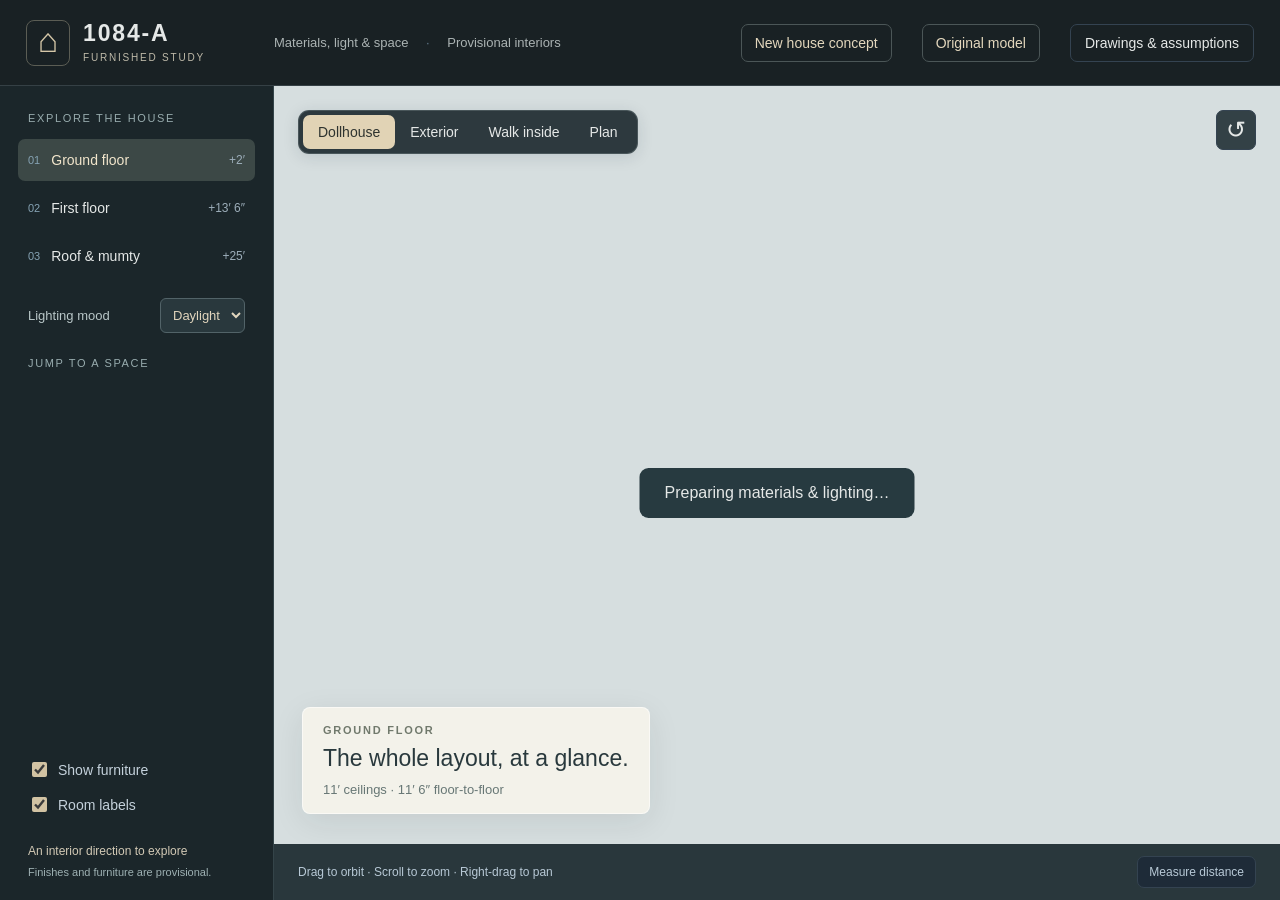
<file: site/index.html>
<!doctype html>
<html lang="en"><head><meta charset="utf-8"><meta name="viewport" content="width=device-width,initial-scale=1"><meta http-equiv="refresh" content="0;url=realistic/"><title>1084-A · House walkthrough</title><style>body{margin:0;min-height:100vh;display:grid;place-content:center;background:#192124;color:#ece5d4;font:18px system-ui}a{color:#e1ce9e}</style></head><body><h1>House 1084-A</h1><p><a href="realistic/">Open the furnished walkthrough</a></p><p><a href="original.html">View the original model</a></p></body></html>
</file>
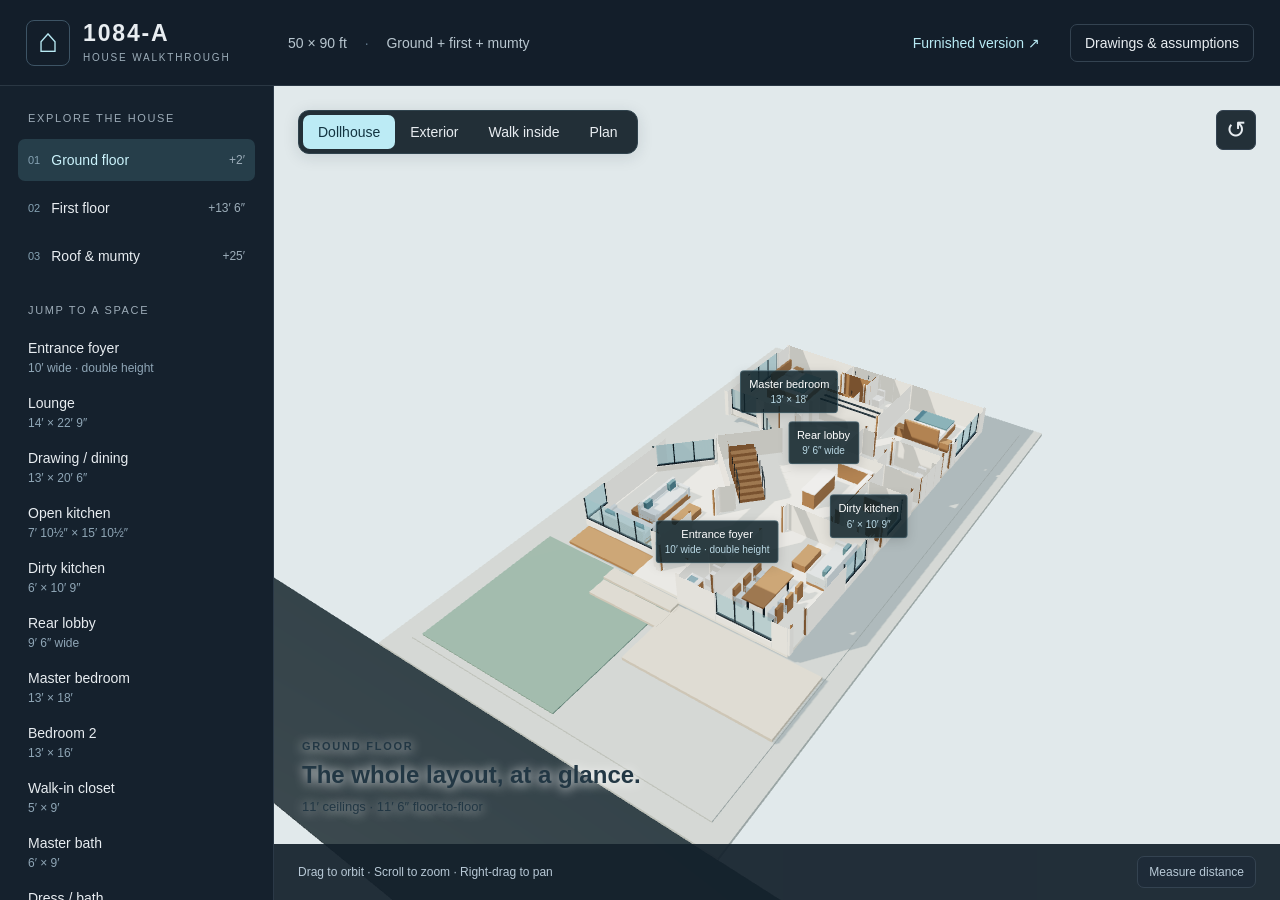
<file: site/original.html>
<!doctype html><html lang="en"><head><meta charset="utf-8"><meta name="viewport" content="width=device-width,initial-scale=1"><title>1084-A · House walkthrough</title><meta name="description" content="Explore the ground floor, first floor and roof of House 1084-A in a 3D design walkthrough based on the supplied architectural drawings."><link rel="icon" href="data:image/svg+xml,%3Csvg xmlns='http://www.w3.org/2000/svg' viewBox='0 0 32 32'%3E%3Crect width='32' height='32' rx='7' fill='%2317202b'/%3E%3Cpath d='M6 25V13L16 6l10 7v12H6m7 0V15h7v10' fill='none' stroke='%237fd8ee' stroke-width='2'/%3E%3C/svg%3E"><link rel="stylesheet" href="style.css"><script type="importmap">{"imports":{"three":"./assets/three.module.js"}}</script></head><body>
<header><div class="brand"><span class="brand-icon">⌂</span><div><h1>1084-A</h1><span>HOUSE WALKTHROUGH</span></div></div><div class="header-meta">50 × 90 ft <span>·</span> Ground + first + mumty</div><a href="realistic/" style="color:#b9ebf5;font-size:14px;text-decoration:none">Furnished version ↗</a><button id="referenceButton" class="quiet">Drawings & assumptions</button></header>
<main><aside><div class="sidebar-title">EXPLORE THE HOUSE</div><div class="floors" role="group" aria-label="Floor"><button class="active" data-floor="0"><b>01</b> Ground floor <span>+2′</span></button><button data-floor="1"><b>02</b> First floor <span>+13′ 6″</span></button><button data-floor="2"><b>03</b> Roof & mumty <span>+25′</span></button></div><div class="sidebar-title">JUMP TO A SPACE</div><div id="rooms"></div><div class="sidebar-bottom"><label><input id="furniture" type="checkbox" checked> Show furniture</label><label><input id="labels" type="checkbox" checked> Room labels</label><div class="model-note">Design review model<br><span>Plan-traced geometry · approximate detailing</span></div></div></aside>
<section id="viewport" aria-label="Interactive 3D model"><div id="canvas-wrap"></div><div class="view-tools"><div class="segmented" role="group" aria-label="View"><button class="active" id="overview">Dollhouse</button><button id="exterior">Exterior</button><button id="walk">Walk inside</button><button id="plan">Plan</button></div><button class="square" id="reset" title="Reset camera" aria-label="Reset camera">↺</button></div><div id="loading">Preparing the house…</div><div id="room-tags"></div><div id="location"><span id="view-label">GROUND FLOOR</span><strong id="space-name">The whole layout, at a glance.</strong><span id="space-detail">11′ ceilings · 11′ 6″ floor-to-floor</span></div><div id="walk-help" hidden>Drag to look · WASD / arrows to move · Shift to move faster · Esc for dollhouse</div><div id="crosshair" hidden>+</div><div id="plan-view" hidden><img id="plan-image" alt="Original ground floor plan"><p>Original drawing · room layout and openings</p></div><div id="minimap"><canvas id="map" width="200" height="340" aria-label="Floor position map"></canvas><span>YOUR POSITION</span></div><div id="touch-controls" hidden><button data-move="forward" aria-label="Move forward">↑</button><div><button data-move="left" aria-label="Move left">←</button><button data-move="back" aria-label="Move backward">↓</button><button data-move="right" aria-label="Move right">→</button></div></div><div class="bottom-bar"><span id="instructions">Drag to orbit · Scroll to zoom · Right-drag to pan</span><button id="measure">Measure distance</button></div><div id="measure-tip" hidden></div></section></main>
<dialog id="references"><div class="dialog-heading"><div><span class="eyebrow">MODEL BASIS</span><h2>Drawings & assumptions</h2></div><button id="closeReferences" class="square" aria-label="Close">×</button></div><div class="dialog-content"><img src="assets/reference-2.webp" alt="Architect's supplied perspective render of House 1084-A"><div class="reference-copy"><h3>Built from your drawing set</h3><p>Architectural PDF: 22 pages, dated July 20, 2026. Floor layouts A-05 to A-10, elevations and sections A-11 to A-15, opening schedule A-17 and locations A-18 to A-19.</p><dl><dt>Plot</dt><dd>50′ × 90′</dd><dt>Floor levels above road</dt><dd>2′ / 13′ 6″ / 25′</dd><dt>Ground and first ceilings</dt><dd>11′</dd><dt>Mumty top</dt><dd>35′ 6″</dd></dl><h3>What needs verification</h3><p>The layout is traced and scaled from the PDF plans. The small external rear spiral stair is omitted; use the floor controls for roof access. Small offsets, openings, façade details and stair treads are approximate. Stair openings and walls under the roof stair are simplified to fit the assumed flights; stair headroom must be checked from detailed sections. The source drawings take precedence over this model's measurements.</p><p>Furniture, interior materials and lighting are illustrative. Sunlight is for visibility; this is not a daylight study. Doors are shown open for circulation. Furniture is visual only; movement does not collide with it.</p><p>Structural PDF: 29 pages, marked <strong>NOT FOR CONSTRUCTION</strong>. Reinforcement, foundations, beam drops, services and structural adequacy are not evaluated or fully modeled.</p><h3>Useful places to review</h3><ul><li>Entrance foyer: sightlines into the lounge and drawing/dining room.</li><li>Angled stairs and first-floor bridge: circulation, railing design and headroom.</li><li>Open kitchen: working space around the island and access to the dirty kitchen.</li><li>Upper terraces and roof: access, privacy and parapet details.</li></ul><p class="muted">This walkthrough is a visual design aid. Review dimensions and proposed changes with your architect before construction.</p></div></div></dialog>
<script type="module" src="app.js"></script></body></html>
</file>
<file: site/style.css>
:root{font-family:Inter,ui-sans-serif,-apple-system,BlinkMacSystemFont,"Segoe UI",sans-serif;color:#e8edf1;background:#101923;font-synthesis:none}*{box-sizing:border-box}body{margin:0}button,input{font:inherit}button{cursor:pointer;color:inherit;border:1px solid #344351;background:#1e2b38;border-radius:7px;padding:10px 14px;font-size:14px;transition:background .15s}button:hover{background:#2c4152}button:focus-visible,input:focus-visible{outline:2px solid #80d9ed;outline-offset:3px}button.active{background:#b9ebf5;color:#132d36;border-color:#b9ebf5}header{height:86px;display:flex;align-items:center;gap:30px;padding:0 26px;border-bottom:1px solid #2a3743;background:#131e2a}.brand{display:flex;align-items:center;gap:13px;min-width:232px}.brand-icon{font-size:34px;color:#b9ebf5;border:1px solid #3d5465;border-radius:8px;width:44px;text-align:center;height:46px}h1{font-weight:600;letter-spacing:.08em;font-size:23px;margin:0}.brand div>span{font-size:10px;letter-spacing:.18em;color:#9daeba}.header-meta{font-size:14px;color:#b8c6cf;flex:1}.header-meta span{padding:0 14px;color:#607789}.quiet{background:transparent}main{display:flex;height:calc(100dvh - 86px);min-height:510px}aside{width:274px;flex-shrink:0;background:#15212d;padding:26px 18px 18px;display:flex;flex-direction:column;overflow:auto;border-right:1px solid #2b3947}.sidebar-title{font-size:11px;letter-spacing:.15em;color:#9cabb7;margin:0 10px 15px}.floors{display:grid;gap:6px;margin-bottom:27px}.floors button{display:flex;gap:11px;align-items:center;text-align:left;border:none;background:transparent;padding:13px 10px}.floors button.active{background:#263e4a;color:#cbf3fc}.floors b{font-size:11px;font-weight:500;color:#86a3b4}.floors span{margin-left:auto;font-size:12px;color:#9daeba}#rooms{display:grid;gap:2px}#rooms button{border:0;text-align:left;background:transparent;padding:9px 10px;display:flex;flex-direction:column;gap:5px}#rooms button:hover,#rooms button.selected{background:#263643}#rooms button span{font-size:12px;color:#8fa6b6}.sidebar-bottom{margin-top:auto;padding:22px 10px 0;display:grid;gap:14px}.sidebar-bottom label{display:flex;align-items:center;gap:8px;font-size:14px;color:#c4d1db}input{accent-color:#8ad1e3;width:15px;height:15px}.model-note{margin-top:12px;font-size:12px;line-height:1.7;color:#b9c8d3}.model-note span{color:#839ba9;font-size:11px}#viewport{position:relative;flex:1;overflow:hidden;background:#dde5e7;min-width:0}#canvas-wrap,#canvas-wrap canvas{width:100%;height:100%;display:block}#canvas-wrap{position:absolute;inset:0}.view-tools{position:absolute;top:24px;left:24px;right:24px;display:flex;gap:10px;justify-content:space-between;z-index:5}.segmented{display:flex;padding:4px;background:#16232beF;border:1px solid #30434d;border-radius:11px;box-shadow:0 3px 16px #15293b20}.segmented button{border:0;background:transparent;font-size:14px;padding:9px 15px}.segmented button.active{background:#bcebf5;color:#133441}.square{width:40px;height:40px;padding:0;font-size:24px;background:#16232bee}#location{position:absolute;left:28px;bottom:86px;display:flex;flex-direction:column;gap:9px;pointer-events:none;color:#223744;text-shadow:0 1px 12px #fff}#view-label{font-size:11px;letter-spacing:.16em;font-weight:650}#space-name{font-size:24px;line-height:1.2;font-weight:550}#space-detail{font-size:13px}.bottom-bar{position:absolute;bottom:0;left:0;right:0;height:56px;padding:0 24px;display:flex;align-items:center;justify-content:space-between;background:#14212ced;color:#b8c9d6;gap:12px;font-size:12px}.bottom-bar button{padding:8px 11px;font-size:12px}#loading{position:absolute;top:50%;left:50%;transform:translate(-50%,-50%);background:#182939;padding:16px 25px;border-radius:9px}#room-tags{position:absolute;inset:0;pointer-events:none}.room-tag{position:absolute;transform:translate(-50%,-50%);background:#11232adc;color:#fff;border:1px solid #65879677;box-shadow:0 3px 12px #0002;font-size:11px;line-height:1.5;padding:5px 8px;border-radius:4px;text-align:center;white-space:nowrap;pointer-events:auto;cursor:pointer}.room-tag small{color:#b9d8e4;font-size:10px;display:block}#walk-help{position:absolute;top:90px;left:50%;transform:translateX(-50%);background:#152939de;border-radius:6px;padding:9px 15px;font-size:12px;white-space:nowrap}#crosshair{position:absolute;top:50%;left:50%;font-size:18px;color:#fff;text-shadow:0 0 3px black;pointer-events:none}#minimap{position:absolute;bottom:76px;right:24px;width:135px;background:#152533e9;border:1px solid #73879155;border-radius:8px;padding:8px;text-align:center;display:none}#map{width:100%;display:block}#minimap span{display:block;font-size:9px;letter-spacing:.12em;padding:6px 0;color:#b3cdd7}#plan-view{position:absolute;inset:82px 20px 62px;overflow:auto;text-align:center;background:#f8fafaeF;border-radius:10px}#plan-image{display:block;margin:15px auto;max-width:90%;height:calc(100% - 66px);object-fit:contain;min-height:250px}#plan-view p{font-size:12px;color:#415666}#measure-tip{position:absolute;top:90px;left:24px;max-width:380px;background:#153242eE;padding:12px 18px;border-radius:8px;font-size:14px;z-index:6}#touch-controls{position:absolute;bottom:80px;left:26px;text-align:center}#touch-controls button{width:45px;height:45px;background:#162f40bd;user-select:none;touch-action:none}#touch-controls>div{display:flex;gap:5px;margin-top:5px}dialog{background:#172431;color:#dce6ee;border:1px solid #476072;border-radius:14px;max-width:1050px;width:94vw;max-height:90dvh;padding:0;box-shadow:0 24px 110px #0008}dialog::backdrop{background:#081017b5;backdrop-filter:blur(3px)}.dialog-heading{display:flex;justify-content:space-between;align-items:center;padding:24px 30px;border-bottom:1px solid #344859;position:sticky;top:0;background:#172431;z-index:1}.eyebrow{font-size:11px;letter-spacing:.17em;color:#96b8c8}h2{font-size:25px;margin:7px 0 0;font-weight:500}.dialog-content{overflow:auto}.dialog-content>img{width:100%;display:block;max-height:360px;object-fit:cover}.reference-copy{padding:10px 30px 24px;font-size:16px;line-height:1.6}.reference-copy h3{font-size:18px;color:#ecf6fb;margin:25px 0 10px}.reference-copy p{color:#b5c8d5}.reference-copy dl{display:grid;grid-template-columns:1fr 1fr;font-size:14px;border-block:1px solid #344859;padding:16px 0;gap:10px}.reference-copy dt{color:#9fb6c5}.reference-copy dd{margin:0}.reference-copy .muted{font-size:13px;color:#97afbd}#viewport.walking #location{color:#fff;text-shadow:0 1px 8px #000;background:#16303b9c;padding:12px 16px;border-radius:8px}#viewport.walking #space-name{font-size:20px}#viewport.walking #minimap{display:block}[hidden]{display:none!important}@media(max-width:1000px){aside{width:224px;padding-inline:10px}.brand{min-width:185px}.header-meta{display:none}header{justify-content:space-between}.view-tools{left:16px;right:16px}.segmented button{padding:10px}.room-tag{font-size:10px}#location{left:20px}}@media(max-width:700px){header{height:70px;padding:0 14px}.brand{min-width:0;gap:9px}.brand-icon{width:33px;height:38px;font-size:27px}h1{font-size:19px}.brand div>span{font-size:8px}header button{font-size:12px;padding:9px}.header-meta{display:none}main{height:calc(100dvh - 70px);min-height:540px;flex-direction:column}aside{width:100%;padding:8px 10px;border-bottom:1px solid #344351;display:block;flex-shrink:0;overflow:visible}aside>.sidebar-title,aside #rooms,.sidebar-bottom{display:none}.floors{display:flex;gap:4px;margin:0}.floors button{font-size:12px;flex:1;padding:9px 4px;justify-content:center;gap:6px}.floors span{display:none}.floors b{font-size:10px}#viewport{width:100%}.view-tools{top:12px;left:10px;right:10px;gap:6px}.segmented{padding:3px}.segmented button{font-size:12px;padding:8px 9px}.square{width:35px;height:35px}.bottom-bar{padding:0 12px;height:50px;font-size:10px}.bottom-bar button{font-size:10px}#space-name{font-size:20px}#location{left:16px;bottom:70px;max-width:72%}#space-detail{font-size:11px}#view-label{font-size:10px}#minimap{width:90px;right:10px;bottom:70px}#walk-help{top:64px;font-size:10px;width:93%;white-space:normal;text-align:center}#touch-controls{left:15px;bottom:70px}#viewport.walking #location{top:106px;bottom:auto;left:12px;max-width:75%}#viewport.walking #space-name{font-size:16px}#plan-view{inset:65px 10px 56px}.room-tag{font-size:9px;padding:3px 5px}.room-tag small{font-size:9px}.dialog-heading{padding:18px}h2{font-size:21px}.reference-copy{padding:4px 20px 20px}#measure-tip{top:62px;left:10px;right:10px;font-size:12px}}
</file>
